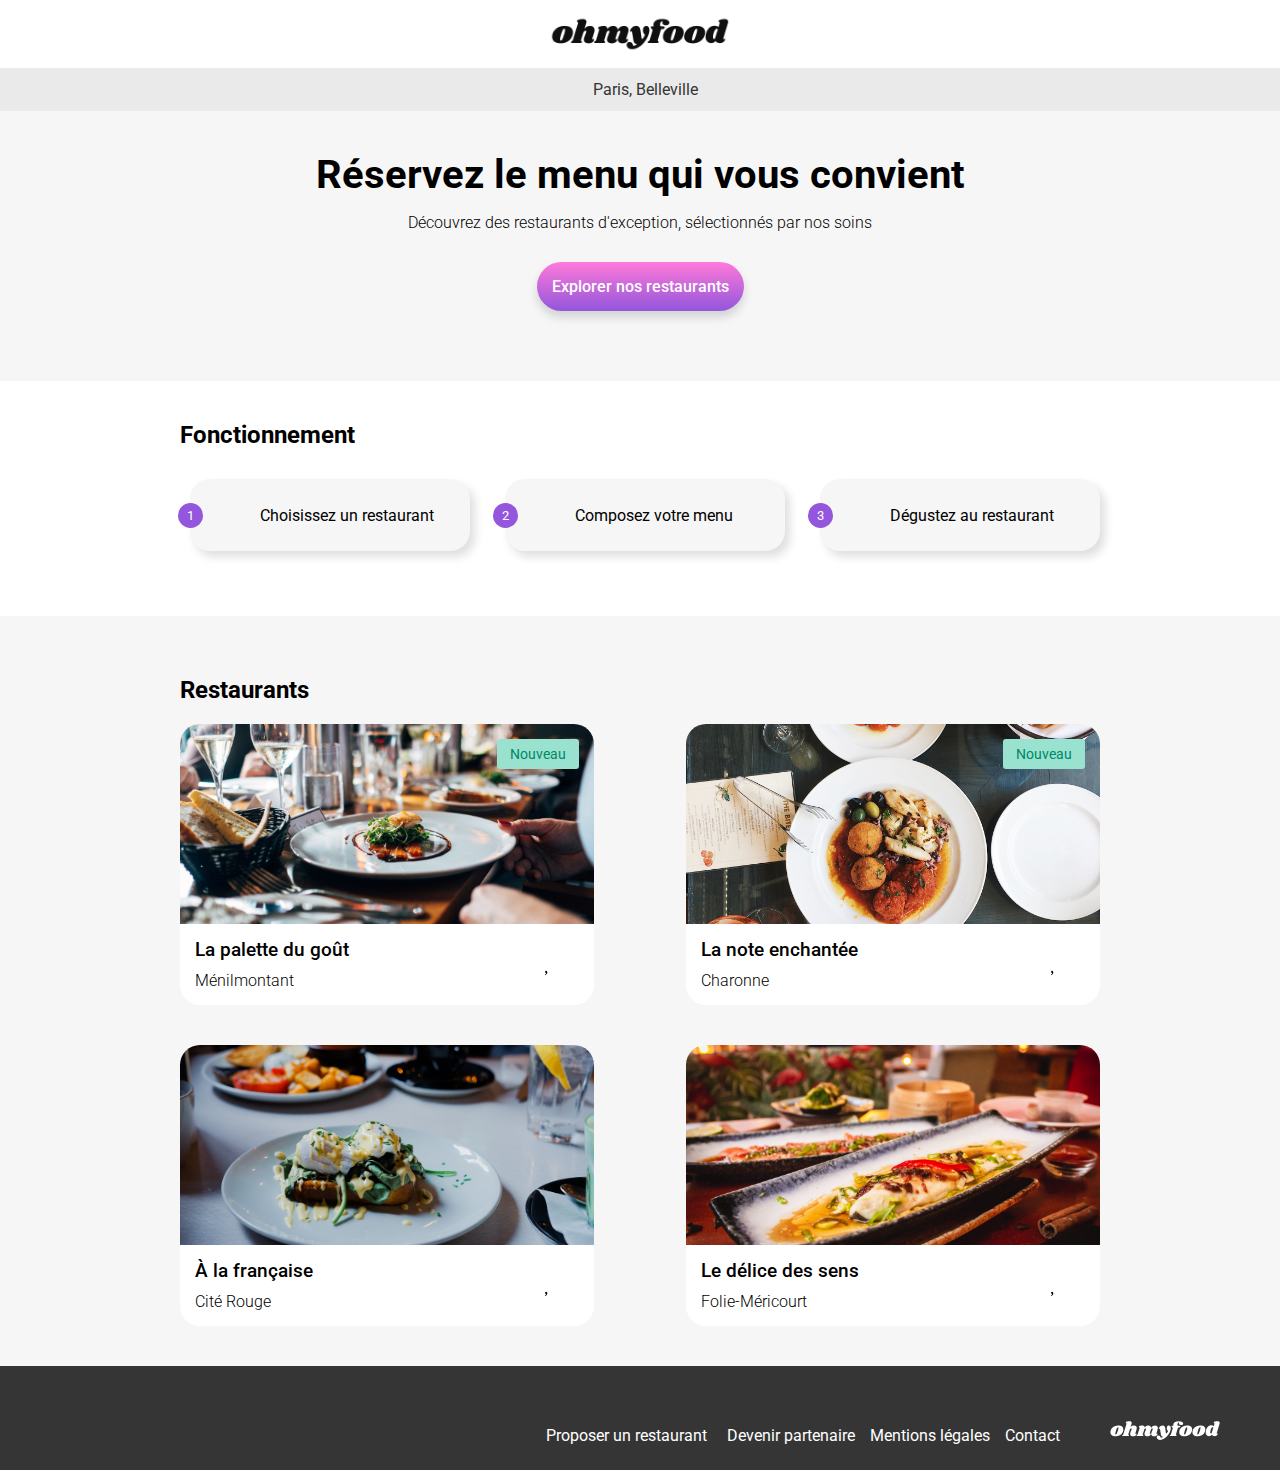
<file: index.html>
<!DOCTYPE html>
<html lang="fr">
<head>
    <meta charset="UTF-8">
    <meta name="viewport" content="width=device-width, initial-scale=1.0">
    <link rel="stylesheet" href="./css/style.css">

    <!--Link the stylesheet of font awesome-->
    <link rel="stylesheet" href="https://cdnjs.cloudflare.com/ajax/libs/font-awesome/6.5.2/css/all.min.css" 
        integrity="sha512-SnH5WK+bZxgPHs44uWIX+LLJAJ9/2PkPKZ5QiAj6Ta86w+fsb2TkcmfRyVX3pBnMFcV7oQPJkl9QevSCWr3W6A==" 
        crossorigin="anonymous" referrerpolicy="no-referrer">

    <!--Link for roboto and shrikhand fonts from google fonts-->
    <link rel="preconnect" href="https://fonts.googleapis.com">
    <link rel="preconnect" href="https://fonts.gstatic.com" crossorigin>
    <link href="https://fonts.googleapis.com/css2?family=Roboto:wght@300;500;700&family=Shrikhand&display=swap" rel="stylesheet">
    <title>OhMyFood</title>
</head>
<body>
    <header class="appbar appbar-home">
        <img src="./images/logo/ohmyfood.png" alt="Logo ohmyfood" class="appbar__logo">
        <nav class="appbar__nav">
            <a href="index.html">
                <i class="fa-solid fa-arrow-left"></i>
            </a>
        </nav>
        <div class="appbar__location">
                <i class="appbar__location--icon fa-solid fa-location-dot"></i>
                <p class="appbar__location--text">Paris, Belleville</p>
        </div>
    </header>

    <!--Hero section with short description of the website-->
    <section class="hero">
        <h1 class="hero__title">Réservez le menu qui vous convient</h1>
        <p class="hero__content">Découvrez des restaurants d'exception, sélectionnés par nos soins</p>
        <a href="#restaurant" class="cta">
            <span class="cta__content">Explorer nos restaurants</span>
        </a>
    </section>

    <!--Instruction section describing how to use the website-->
    <section class="instructions">
        <h2 class="instructions__title">Fonctionnement</h2>
        <div class="flexbox-column-row">
            <div class="instructions__card">
                <p class="instructions__card--order">1</p>
                <div class="icon-container">
                    <i class="instructions__card--icon fa-solid fa-mobile-screen"></i>
                </div>
                <p class="instructions__card--text">Choisissez un restaurant</p>
            </div>
            <div class="instructions__card">
                <p class="instructions__card--order">2</p>
                <div class="icon-container">
                    <i class="instructions__card--icon fa-solid fa-list-ul"></i>
                </div>
                <p class="instructions__card--text">Composez votre menu</p>
            </div>
            <div class="instructions__card">
                <p class="instructions__card--order">3</p>
                <div class="icon-container">
                    <i class="instructions__card--icon fa-solid fa-store purple-icon"></i>
                </div>
                <p class="instructions__card--text">Dégustez au restaurant</p>
            </div>
        </div>
    </section>

    <!--Restaurant section displaying all of the restaurant's cards/link for their respective html page-->
    <section class="restaurant" id="restaurant">
        <h2 class="restaurant__title">Restaurants</h2>
        <div class="flexbox-column-row">
            <!--First restaurant's card-->
            <div class="card-wrapper">
                <a href="./pages/la_palette_du_gout.html">
                    <article class="card">
                        <img src="./images/restaurants/jay-wennington-N_Y88TWmGwA-unsplash.jpg" 
                            alt="photo d'un plat" class="card__img">
                            <span class="new">Nouveau</span>
                        <div class="card__content">
                            <div>
                                <h3 class="card__content--title">La palette du goût</h3>
                                <p class="card__content--text">Ménilmontant</p>
                            </div>
                            
                        </div>
                    </article>
                </a>
                <!--div for the like heart-shaped button-->
                <div class="input-wrapper">
                    <input type="checkbox" id="like_la_palette_du_gout" class="like-btn display-none">
                    <label for="like_la_palette_du_gout" class="like-btn__icon"></label>
                </div>
            </div>
            <!--Second restaurant's card-->
            <div class="card-wrapper">
                <a href="./pages/la_note_enchantee.html">
                    <article class="card">
                        <img src="./images/restaurants/stil-u2Lp8tXIcjw-unsplash.jpg" 
                            alt="photo d'un plat" class="card__img">
                            <span class="new">Nouveau</span>
                        <div class="card__content">
                            <div>
                                <h3 class="card__content--title">La note enchantée</h3>
                                <p class="card__content--text">Charonne</p>
                            </div>
                            
                        </div>
                    </article>
                </a>
                <!--div for the like heart-shaped button-->
                <div class="input-wrapper">
                    <input type="checkbox" id="like_la_note_enchantee" class="like-btn display-none">
                    <label for="like_la_note_enchantee" class="like-btn__icon"></label>
                </div>
            </div>
            <!--Third restaurant's card-->
            <div class="card-wrapper">
                <a href="./pages/a_la_francaise.html">
                    <article class="card">
                        <img src="./images/restaurants/toa-heftiba-DQKerTsQwi0-unsplash.jpg" 
                            alt="photo d'un plat" class="card__img">
                        <div class="card__content">
                            <div>
                                <h3 class="card__content--title">À la française</h3>
                                <p class="card__content--text">Cité Rouge</p>
                            </div>
                            
                        </div>
                    </article>
                </a>
                <!--div for the like heart-shaped button-->
                <div class="input-wrapper">
                    <input type="checkbox" id="like_a_la_francaise" class="like-btn display-none">
                    <label for="like_a_la_francaise" class="like-btn__icon"></label>
                </div>
            </div>
            <!--Fourth restaurant's card-->
            <div class="card-wrapper">
                <a href="./pages/le_delice_des_sens.html">
                    <article class="card">
                        <img src="./images/restaurants/louis-hansel-shotsoflouis-qNBGVyOCY8Q-unsplash.jpg" 
                            alt="photo d'un plat" class="card__img">
                        <div class="card__content">
                            <div>
                                <h3 class="card__content--title">Le délice des sens</h3>
                                <p class="card__content--text">Folie-Méricourt</p>
                            </div>
                            
                        </div>
                    </article>
                </a>
                <!--div for the like heart-shaped button-->
                <div class="input-wrapper">
                    <input type="checkbox" id="like_le_delice_des_sens" class="like-btn display-none">
                    <label for="like_le_delice_des_sens" class="like-btn__icon"></label>
                </div>
            </div>
        </div>
    </section>

    <!--Footer section, same on all pages, blank link-->
    <footer class="appfooter">
        <img src="./images/logo/ohmyfood@2x.svg" class="appfooter__logo" alt="logo ohmyfood">
        <div class="flexbox-column-row">
            <div class="flexbox-column-row">
                <a href="#" class="appfooter__link">
                    <div class="icon-container">
                        <i class="appfooter__link--icon fa-solid fa-utensils"></i>
                    </div>
                    <p>Proposer un restaurant</p>
                </a>
                <a href="#" class="appfooter__link">
                    <div class="icon-container">
                        <i class="appfooter__link--icon fa-solid fa-handshake-angle scale"></i>
                    </div>
                    <p>Devenir partenaire</p>
                </a>
            </div>
            <div class="flexbox-column-row">
                <a href="#" class="appfooter__link">
                    <p class="appfooter__link--content">Mentions légales</p>
                </a>
                <a href="mailto:ohmyfood@mail.com" class="appfooter__link">
                    <p class="appfooter__link--content">Contact</p>
                </a>
            </div>
        </div>
    </footer>
</body>
</html>
</file>
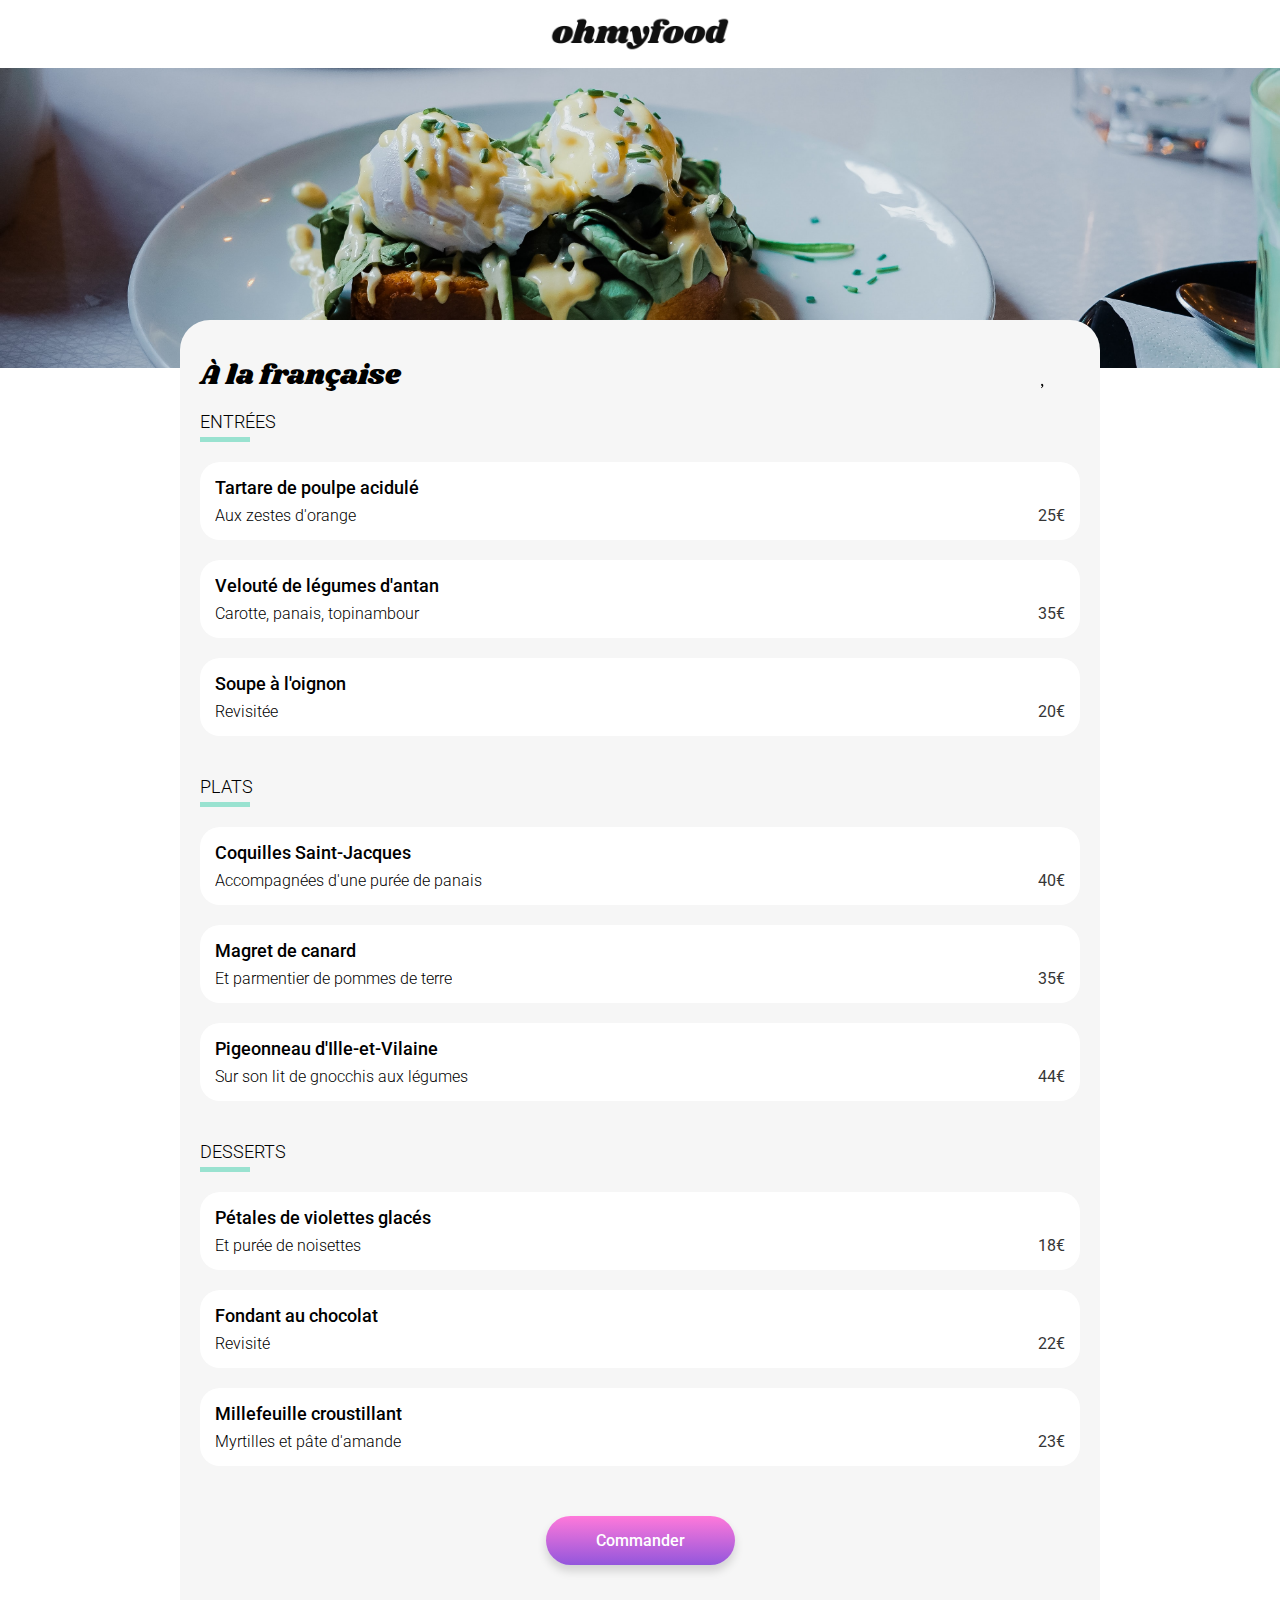
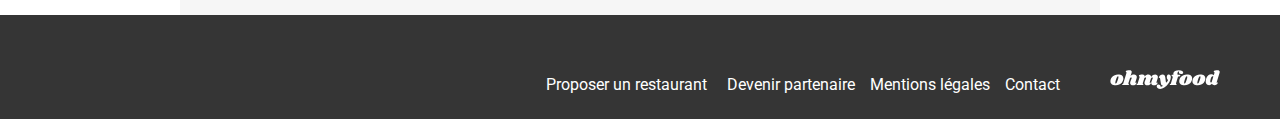
<file: pages/a_la_francaise.html>
<!DOCTYPE html>
<html lang="fr">
<head>
    <meta charset="UTF-8">
    <meta name="viewport" content="width=device-width, initial-scale=1.0">
    <link rel="stylesheet" href="../css/style.css">
    <link rel="stylesheet" href="https://cdnjs.cloudflare.com/ajax/libs/font-awesome/6.5.2/css/all.min.css" 
        integrity="sha512-SnH5WK+bZxgPHs44uWIX+LLJAJ9/2PkPKZ5QiAj6Ta86w+fsb2TkcmfRyVX3pBnMFcV7oQPJkl9QevSCWr3W6A==" 
        crossorigin="anonymous" referrerpolicy="no-referrer">
    <link rel="preconnect" href="https://fonts.googleapis.com">
    <link rel="preconnect" href="https://fonts.gstatic.com" crossorigin>
    <link href="https://fonts.googleapis.com/css2?family=Roboto:wght@300;500;700&family=Shrikhand&display=swap" rel="stylesheet">
    <title>OhMyFood - À la française</title>
</head>
<body class="restaurant-body">

    <header class="appbar">
        <img src="../images/logo/ohmyfood.png" alt="Logo ohmyfood" class="appbar__logo">
        <nav class="appbar__nav">
            <a href="../index.html">
                <i class="fa-solid fa-arrow-left"></i>
            </a>
        </nav>
    </header>

    <div class="img_restaurant">
        <img src="../images/restaurants/toa-heftiba-DQKerTsQwi0-unsplash.jpg" alt="photo d'un plat">
    </div>

    <!--This div purpose is to set a relative/absolute position in order to have the page content in front of the image-->
    <div class="main-wrap">

        <!--Section containing all of the dishes cards and labels-->
        <section class="dishes">
            <h1 class="dishes__title">À la française</h1>
            <!--div for like heart-shaped button-->
            <div class="input-wrapper">
                <input type="checkbox" id="like_la_palette_du_gout" class="like-btn display-none">
                <label for="like_la_palette_du_gout" class="like-btn__icon"></label>
            </div>

            <!--"entrées" div-->
            <div class="dishes__category dishes__category--1">
                <div class="dishes__category--title">
                    <h2 class="light-weight">Entrées</h2>
                    <!--This div purpose is to add a green line below the title-->
                    <div class="title-accent title-accent--1"></div>
                </div>

                <!--dish's card-->
                <!--only inline elements (span) allowed as label's child, displayed as block in dishes_card.scss-->
                <div class="dishes__category--1--content dishes__category--1--content--1">
                    <input type="checkbox" id="entree--1" class="chkbox-dishes display-none">
                    <label for="entree--1" class="chkbox-dishes__card">
                        <span class="main">
                            <span class="main__content">
                                <span class="main__content--title medium-weight">Tartare de poulpe acidulé</span>
                                <span class="main__content--text light-weight">Aux zestes d'orange</span>
                            </span>
                            <span class="main__price no-overflow dark-grey">
                                <span>25€</span>
                            </span>
                        </span>
                        <span class="checksign">
                            <span class="white-circle"></span>
                            <span class="checksign-icon fa-solid fa-check"></span>
                        </span>
                    </label>
                </div>

                <!--dish's card-->
                <div class="dishes__category--1--content dishes__category--1--content--2">
                    <input type="checkbox" id="entree--2" class="chkbox-dishes display-none">
                    <label for="entree--2" class="chkbox-dishes__card">
                        <span class="main">
                            <span class="main__content">
                                <span class="main__content--title medium-weight">Velouté de légumes d'antan</span>
                                <span class="main__content--text light-weight">Carotte, panais, topinambour</span>
                            </span>
                            <span class="main__price no-overflow dark-grey">
                                <span>35€</span>
                            </span>
                        </span>
                        <span class="checksign">
                            <span class="white-circle"></span>
                            <span class="checksign-icon fa-solid fa-check"></span>
                        </span>
                    </label>
                </div>

                <!--dish's card-->
                <div class="dishes__category--1--content dishes__category--1--content--3">
                    <input type="checkbox" id="entree--3" class="chkbox-dishes display-none">
                    <label for="entree--3" class="chkbox-dishes__card">
                        <span class="main">
                            <span class="main__content">
                                <span class="main__content--title medium-weight">Soupe à l'oignon</span>
                                <span class="main__content--text light-weight">Revisitée</span>
                            </span>
                            <span class="main__price no-overflow dark-grey">
                                <span>20€</span>
                            </span>
                        </span>
                        <span class="checksign">
                            <span class="white-circle"></span>
                            <span class="checksign-icon fa-solid fa-check"></span>
                        </span>
                    </label>
                </div>
            </div>

            <!--"plats" div-->
            <div class="dishes__category dishes__category--2">
                <div class="dishes__category--title">
                    <h2 class="light-weight">Plats</h2>
                    <!--This div purpose is to add a green line below the title-->
                    <div class="title-accent title-accent--2"></div>
                </div>

                <!--dish's card-->
                <div class="dishes__category--2--content dishes__category--2--content--1">
                    <input type="checkbox" id="dish--1" class="chkbox-dishes display-none">
                    <label for="dish--1" class="chkbox-dishes__card">
                        <span class="main">
                            <span class="main__content">
                                <span class="main__content--title medium-weight">Coquilles Saint-Jacques</span>
                                <span class="main__content--text light-weight">Accompagnées d'une purée de panais</span>
                            </span>
                            <span class="main__price no-overflow dark-grey">
                                <span>40€</span>
                            </span>
                        </span>
                        <span class="checksign">
                            <span class="white-circle"></span>
                            <span class="checksign-icon fa-solid fa-check"></span>
                        </span>
                    </label>
                </div>

                <!--dish's card-->
                <div class="dishes__category--2--content dishes__category--2--content--2">
                    <input type="checkbox" id="dish--2" class="chkbox-dishes display-none">
                    <label for="dish--2" class="chkbox-dishes__card">
                        <span class="main">
                            <span class="main__content">
                                <span class="main__content--title medium-weight">Magret de canard</span>
                                <span class="main__content--text light-weight">Et parmentier de pommes de terre</span>
                            </span>
                            <span class="main__price no-overflow dark-grey">
                                <span>35€</span>
                            </span>
                        </span>
                        <span class="checksign">
                            <span class="white-circle"></span>
                            <span class="checksign-icon fa-solid fa-check"></span>
                        </span>
                    </label>
                </div>

                <!--dish's card-->
                <div class="dishes__category--2--content dishes__category--2--content--3">
                    <input type="checkbox" id="dish--3" class="chkbox-dishes display-none">
                    <label for="dish--3" class="chkbox-dishes__card">
                        <span class="main">
                            <span class="main__content">
                                <span class="main__content--title medium-weight">Pigeonneau d'Ille-et-Vilaine</span>
                                <span class="main__content--text light-weight">Sur son lit de gnocchis aux légumes</span>
                            </span>
                            <span class="main__price no-overflow dark-grey">
                                <span>44€</span>
                            </span>
                        </span>
                        <span class="checksign">
                            <span class="white-circle"></span>
                            <span class="checksign-icon fa-solid fa-check"></span>
                        </span>
                    </label>
                </div>
            </div>

            <!--"desserts" div-->
            <div class="dishes__category dishes__category--3">
                <div class="dishes__category--title">
                    <h2 class="light-weight">Desserts</h2>
                    <!--This div purpose is to add a green line below the title-->
                    <div class="title-accent title-accent--3"></div>
                </div>

                <!--dish's card-->
                <div class="dishes__category--3--content dishes__category--3--content--1">
                    <input type="checkbox" id="dessert--1" class="chkbox-dishes display-none">
                    <label for="dessert--1" class="chkbox-dishes__card">
                        <span class="main">
                            <span class="main__content">
                                <span class="main__content--title medium-weight">Pétales de violettes glacés</span>
                                <span class="main__content--text light-weight">Et purée de noisettes</span>
                            </span>
                            <span class="main__price no-overflow dark-grey">
                                <span>18€</span>
                            </span>
                        </span>
                        <span class="checksign">
                            <span class="white-circle"></span>
                            <span class="checksign-icon fa-solid fa-check"></span>
                        </span>
                    </label>
                </div>

                <!--dish's card-->
                <div class="dishes__category--3--content dishes__category--3--content--2">
                    <input type="checkbox" id="dessert--2" class="chkbox-dishes display-none">
                    <label for="dessert--2" class="chkbox-dishes__card">
                        <span class="main">
                            <span class="main__content">
                                <span class="main__content--title medium-weight">Fondant au chocolat</span>
                                <span class="main__content--text light-weight">Revisité</span>
                            </span>
                            <span class="main__price no-overflow dark-grey">
                                <span>22€</span>
                            </span>
                        </span>
                        <span class="checksign">
                            <span class="white-circle"></span>
                            <span class="checksign-icon fa-solid fa-check"></span>
                        </span>
                    </label>
                </div>

                <!--dish's card-->
                <div class="dishes__category--3--content dishes__category--3--content--3">
                    <input type="checkbox" id="dessert--3" class="chkbox-dishes display-none">
                    <label for="dessert--3" class="chkbox-dishes__card">
                        <span class="main">
                            <span class="main__content">
                                <span class="main__content--title medium-weight">Millefeuille croustillant</span>
                                <span class="main__content--text light-weight">Myrtilles et pâte d'amande</span>
                            </span>
                            <span class="main__price no-overflow dark-grey">
                                <span>23€</span>
                            </span>
                        </span>
                        <span class="checksign">
                            <span class="white-circle"></span>
                            <span class="checksign-icon fa-solid fa-check"></span>
                        </span>
                    </label>
                </div>
            </div>
            <div class="cta">
                <span class="cta__content">Commander</span>
            </div>
        </section>
        
        <footer class="appfooter">
            <img src="../images/logo/ohmyfood@2x.svg" class="appfooter__logo" alt="logo ohmyfood">
            <div class="flexbox-column-row">
                <div class="flexbox-column-row">
                    <a href="#" class="appfooter__link">
                        <div class="icon-container">
                            <i class="appfooter__link--icon fa-solid fa-utensils"></i>
                        </div>
                        <p>Proposer un restaurant</p>
                    </a>
                    <a href="#" class="appfooter__link">
                        <div class="icon-container">
                            <i class="appfooter__link--icon fa-solid fa-handshake-angle scale"></i>
                        </div>
                        <p>Devenir partenaire</p>
                    </a>
                </div>
                <div class="flexbox-column-row">
                    <a href="#" class="appfooter__link">
                        <p class="appfooter__link--content">Mentions légales</p>
                    </a>
                    <a href="mailto:ohmyfood@mail.com" class="appfooter__link">
                        <p class="appfooter__link--content">Contact</p>
                    </a>
                </div>
            </div>
        </footer>
    </div>
</body>
</html>
</file>
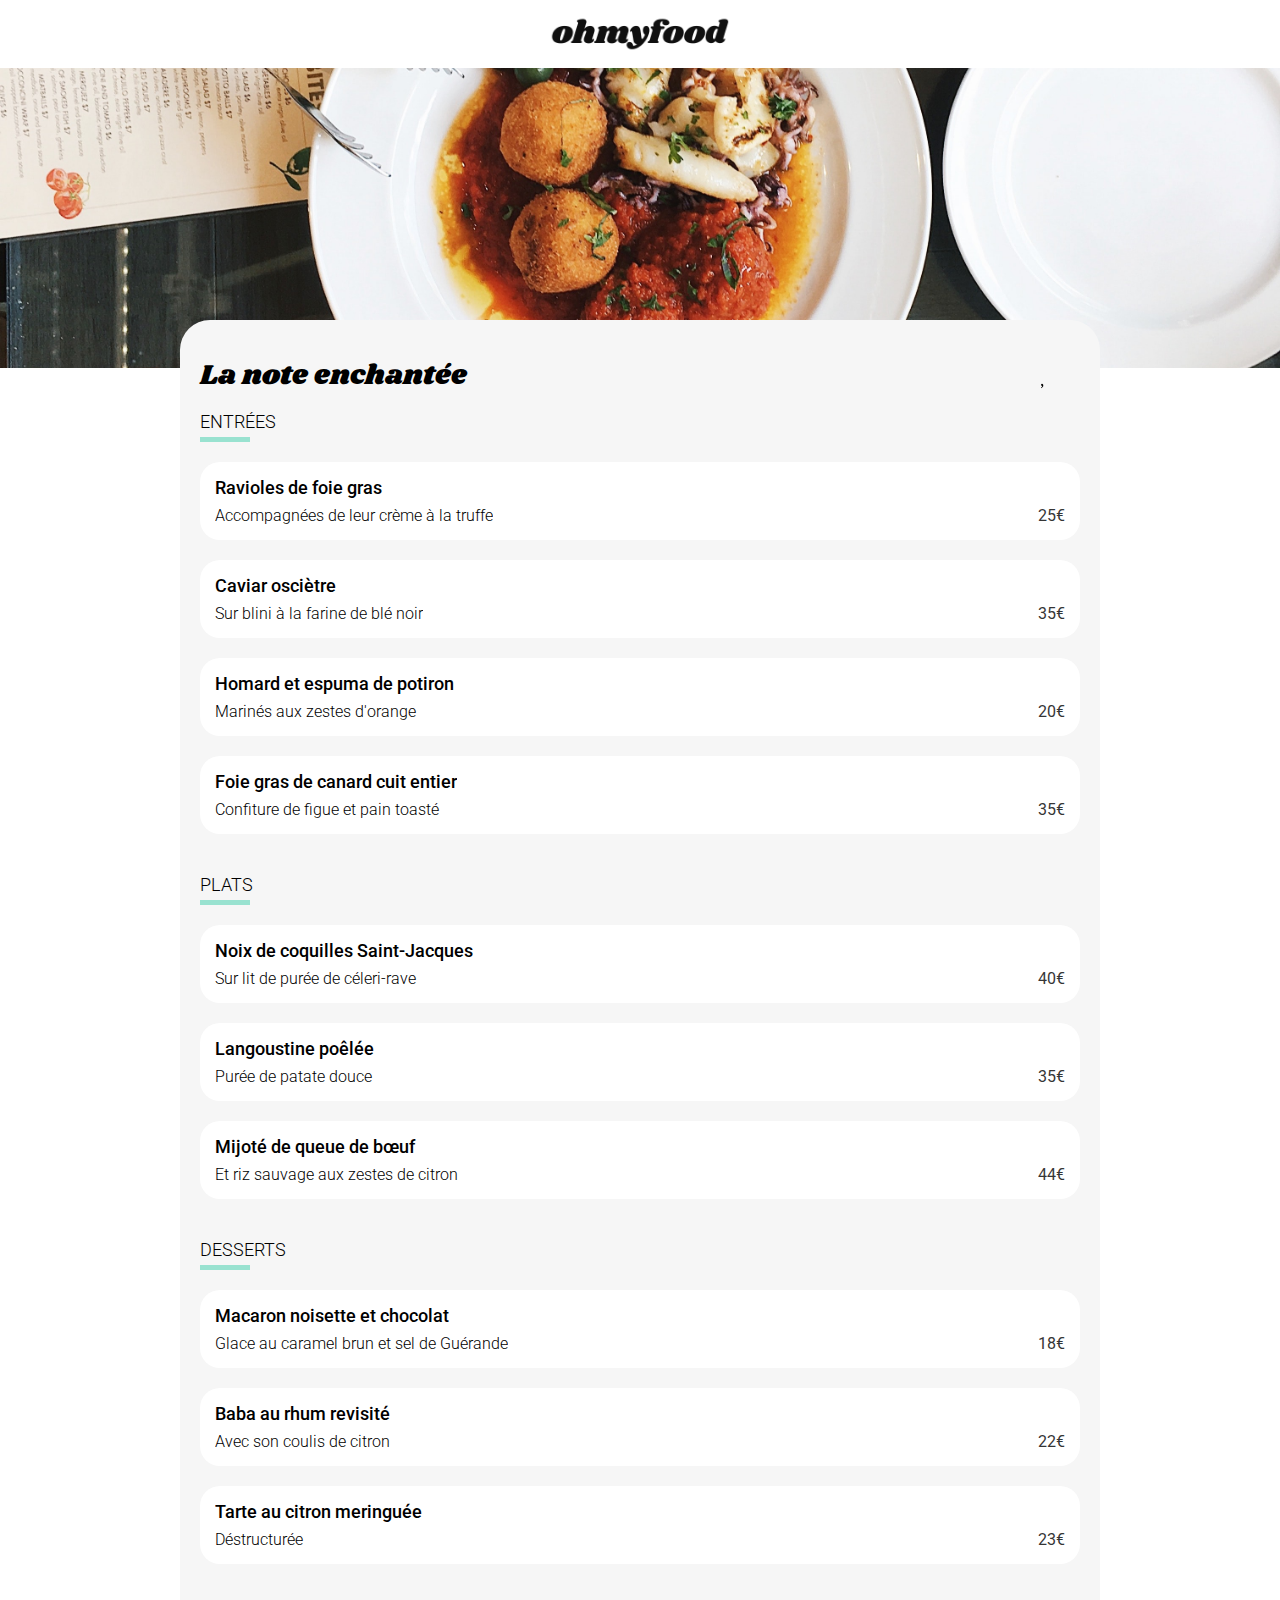
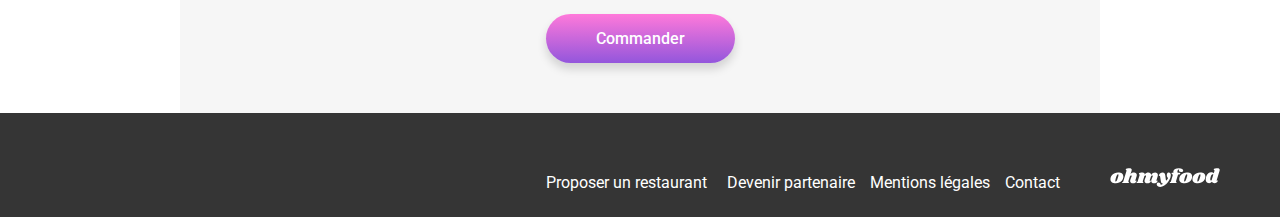
<file: pages/la_note_enchantee.html>
<!DOCTYPE html>
<html lang="fr">
<head>
    <meta charset="UTF-8">
    <meta name="viewport" content="width=device-width, initial-scale=1.0">
    <link rel="stylesheet" href="../css/style.css">
    <link rel="stylesheet" href="https://cdnjs.cloudflare.com/ajax/libs/font-awesome/6.5.2/css/all.min.css" 
        integrity="sha512-SnH5WK+bZxgPHs44uWIX+LLJAJ9/2PkPKZ5QiAj6Ta86w+fsb2TkcmfRyVX3pBnMFcV7oQPJkl9QevSCWr3W6A==" 
        crossorigin="anonymous" referrerpolicy="no-referrer">
    <link rel="preconnect" href="https://fonts.googleapis.com">
    <link rel="preconnect" href="https://fonts.gstatic.com" crossorigin>
    <link href="https://fonts.googleapis.com/css2?family=Roboto:wght@300;500;700&family=Shrikhand&display=swap" rel="stylesheet">
    <title>OhMyFood - La note enchantée</title>
</head>
<body class="restaurant-body">

    <header class="appbar">
        <img src="../images/logo/ohmyfood.png" alt="Logo ohmyfood" class="appbar__logo">
        <nav class="appbar__nav">
            <a href="../index.html">
                <i class="fa-solid fa-arrow-left"></i>
            </a>
        </nav>
    </header>

    <div class="img_restaurant">
        <img src="../images/restaurants/stil-u2Lp8tXIcjw-unsplash.jpg" alt="photo d'un plat">
    </div>

    <!--This div purpose is to set a relative/absolute position in order to have the page content in front of the image-->
    <div class="main-wrap">

        <!--Section containing all of the dishes cards and labels-->
        <section class="dishes">
            <h1 class="dishes__title">La note enchantée</h1>
            <!--div for like heart-shaped button-->
            <div class="input-wrapper">
                <input type="checkbox" id="like_la_palette_du_gout" class="like-btn display-none">
                <label for="like_la_palette_du_gout" class="like-btn__icon"></label>
            </div>

            <!--"entrées" div-->
            <div class="dishes__category dishes__category--1">
                <div class="dishes__category--title">
                    <h2 class="light-weight">Entrées</h2>
                    <!--This div purpose is to add a green line below the title-->
                    <div class="title-accent title-accent--1"></div>
                </div>

                <!--dish's card-->
                <!--only inline elements (span) allowed as label's child, displayed as block in dishes_card.scss-->
                <div class="dishes__category--1--content dishes__category--1--content--1">
                    <input type="checkbox" id="entree--1" class="chkbox-dishes display-none">
                    <label for="entree--1" class="chkbox-dishes__card">
                        <span class="main">
                            <span class="main__content">
                                <span class="main__content--title medium-weight">Ravioles de foie gras</span>
                                <span class="main__content--text light-weight">Accompagnées de leur crème à la truffe</span>
                            </span>
                            <span class="main__price no-overflow dark-grey">
                                <span>25€</span>
                            </span>
                        </span>
                        <span class="checksign">
                            <span class="white-circle"></span>
                            <span class="checksign-icon fa-solid fa-check"></span>
                        </span>
                    </label>
                </div>

                <!--dish's card-->
                <div class="dishes__category--1--content dishes__category--1--content--2">
                    <input type="checkbox" id="entree--2" class="chkbox-dishes display-none">
                    <label for="entree--2" class="chkbox-dishes__card">
                        <span class="main">
                            <span class="main__content">
                                <span class="main__content--title medium-weight">Caviar osciètre</span>
                                <span class="main__content--text light-weight">Sur blini à la farine de blé noir</span>
                            </span>
                            <span class="main__price no-overflow dark-grey">
                                <span>35€</span>
                            </span>
                        </span>
                        <span class="checksign">
                            <span class="white-circle"></span>
                            <span class="checksign-icon fa-solid fa-check"></span>
                        </span>
                    </label>
                </div>

                <!--dish's card-->
                <div class="dishes__category--1--content dishes__category--1--content--3">
                    <input type="checkbox" id="entree--3" class="chkbox-dishes display-none">
                    <label for="entree--3" class="chkbox-dishes__card">
                        <span class="main">
                            <span class="main__content">
                                <span class="main__content--title medium-weight">Homard et espuma de potiron</span>
                                <span class="main__content--text light-weight">Marinés aux zestes d'orange</span>
                            </span>
                            <span class="main__price no-overflow dark-grey">
                                <span>20€</span>
                            </span>
                        </span>
                        <span class="checksign">
                            <span class="white-circle"></span>
                            <span class="checksign-icon fa-solid fa-check"></span>
                        </span>
                    </label>
                </div>

                <!--dish's card-->
                <div class="dishes__category--1--content dishes__category--1--content--4">
                    <input type="checkbox" id="entree--4" class="chkbox-dishes display-none">
                    <label for="entree--4" class="chkbox-dishes__card">
                        <span class="main">
                            <span class="main__content">
                                <span class="main__content--title medium-weight">Foie gras de canard cuit entier</span>
                                <span class="main__content--text light-weight">Confiture de figue et pain toasté</span>
                            </span>
                            <span class="main__price no-overflow dark-grey">
                                <span>35€</span>
                            </span>
                        </span>
                        <span class="checksign">
                            <span class="white-circle"></span>
                            <span class="checksign-icon fa-solid fa-check"></span>
                        </span>
                    </label>
                </div>
            </div>

            <!--"plats" div-->
            <div class="dishes__category dishes__category--2">
                <div class="dishes__category--title">
                    <h2 class="light-weight">Plats</h2>
                    <!--This div purpose is to add a green line below the title-->
                    <div class="title-accent title-accent--2"></div>
                </div>

                <!--dish's card-->
                <div class="dishes__category--2--content dishes__category--2--content--1">
                    <input type="checkbox" id="dish--1" class="chkbox-dishes display-none">
                    <label for="dish--1" class="chkbox-dishes__card">
                        <span class="main">
                            <span class="main__content">
                                <span class="main__content--title medium-weight">Noix de coquilles Saint-Jacques</span>
                                <span class="main__content--text light-weight">Sur lit de purée de céleri-rave</span>
                            </span>
                            <span class="main__price no-overflow dark-grey">
                                <span>40€</span>
                            </span>
                        </span>
                        <span class="checksign">
                            <span class="white-circle"></span>
                            <span class="checksign-icon fa-solid fa-check"></span>
                        </span>
                    </label>
                </div>

                <!--dish's card-->
                <div class="dishes__category--2--content dishes__category--2--content--2">
                    <input type="checkbox" id="dish--2" class="chkbox-dishes display-none">
                    <label for="dish--2" class="chkbox-dishes__card">
                        <span class="main">
                            <span class="main__content">
                                <span class="main__content--title medium-weight">Langoustine poêlée</span>
                                <span class="main__content--text light-weight">Purée de patate douce</span>
                            </span>
                            <span class="main__price no-overflow dark-grey">
                                <span>35€</span>
                            </span>
                        </span>
                        <span class="checksign">
                            <span class="white-circle"></span>
                            <span class="checksign-icon fa-solid fa-check"></span>
                        </span>
                    </label>
                </div>

                <!--dish's card-->
                <div class="dishes__category--2--content dishes__category--2--content--3">
                    <input type="checkbox" id="dish--3" class="chkbox-dishes display-none">
                    <label for="dish--3" class="chkbox-dishes__card">
                        <span class="main">
                            <span class="main__content">
                                <span class="main__content--title medium-weight">Mijoté de queue de bœuf</span>
                                <span class="main__content--text light-weight">Et riz sauvage aux zestes de citron</span>
                            </span>
                            <span class="main__price no-overflow dark-grey">
                                <span>44€</span>
                            </span>
                        </span>
                        <span class="checksign">
                            <span class="white-circle"></span>
                            <span class="checksign-icon fa-solid fa-check"></span>
                        </span>
                    </label>
                </div>
            </div>

            <!--"desserts" div-->
            <div class="dishes__category dishes__category--3">
                <div class="dishes__category--title">
                    <h2 class="light-weight">Desserts</h2>
                    <!--This div purpose is to add a green line below the title-->
                    <div class="title-accent title-accent--3"></div>
                </div>

                <!--dish's card-->
                <div class="dishes__category--3--content dishes__category--3--content--1">
                    <input type="checkbox" id="dessert--1" class="chkbox-dishes display-none">
                    <label for="dessert--1" class="chkbox-dishes__card">
                        <span class="main">
                            <span class="main__content">
                                <span class="main__content--title medium-weight">Macaron noisette et chocolat</span>
                                <span class="main__content--text light-weight">Glace au caramel brun et sel de Guérande</span>
                            </span>
                            <span class="main__price no-overflow dark-grey">
                                <span>18€</span>
                            </span>
                        </span>
                        <span class="checksign">
                            <span class="white-circle"></span>
                            <span class="checksign-icon fa-solid fa-check"></span>
                        </span>
                    </label>
                </div>

                <!--dish's card-->
                <div class="dishes__category--3--content dishes__category--3--content--2">
                    <input type="checkbox" id="dessert--2" class="chkbox-dishes display-none">
                    <label for="dessert--2" class="chkbox-dishes__card">
                        <span class="main">
                            <span class="main__content">
                                <span class="main__content--title medium-weight">Baba au rhum revisité</span>
                                <span class="main__content--text light-weight">Avec son coulis de citron</span>
                            </span>
                            <span class="main__price no-overflow dark-grey">
                                <span>22€</span>
                            </span>
                        </span>
                        <span class="checksign">
                            <span class="white-circle"></span>
                            <span class="checksign-icon fa-solid fa-check"></span>
                        </span>
                    </label>
                </div>

                <!--dish's card-->
                <div class="dishes__category--3--content dishes__category--3--content--3">
                    <input type="checkbox" id="dessert--3" class="chkbox-dishes display-none">
                    <label for="dessert--3" class="chkbox-dishes__card">
                        <span class="main">
                            <span class="main__content">
                                <span class="main__content--title medium-weight">Tarte au citron meringuée</span>
                                <span class="main__content--text light-weight">Déstructurée</span>
                            </span>
                            <span class="main__price no-overflow dark-grey">
                                <span>23€</span>
                            </span>
                        </span>
                        <span class="checksign">
                            <span class="white-circle"></span>
                            <span class="checksign-icon fa-solid fa-check"></span>
                        </span>
                    </label>
                </div>
            </div>
            <div class="cta">
                <span class="cta__content">Commander</span>
            </div>
        </section>

        <footer class="appfooter">
            <img src="../images/logo/ohmyfood@2x.svg" class="appfooter__logo" alt="logo ohmyfood">
            <div class="flexbox-column-row">
                <div class="flexbox-column-row">
                    <a href="#" class="appfooter__link">
                        <div class="icon-container">
                            <i class="appfooter__link--icon fa-solid fa-utensils"></i>
                        </div>
                        <p>Proposer un restaurant</p>
                    </a>
                    <a href="#" class="appfooter__link">
                        <div class="icon-container">
                            <i class="appfooter__link--icon fa-solid fa-handshake-angle scale"></i>
                        </div>
                        <p>Devenir partenaire</p>
                    </a>
                </div>
                <div class="flexbox-column-row">
                    <a href="#" class="appfooter__link">
                        <p class="appfooter__link--content">Mentions légales</p>
                    </a>
                    <a href="mailto:ohmyfood@mail.com" class="appfooter__link">
                        <p class="appfooter__link--content">Contact</p>
                    </a>
                </div>
            </div>
        </footer>
    </div>
</body>
</html>
</file>
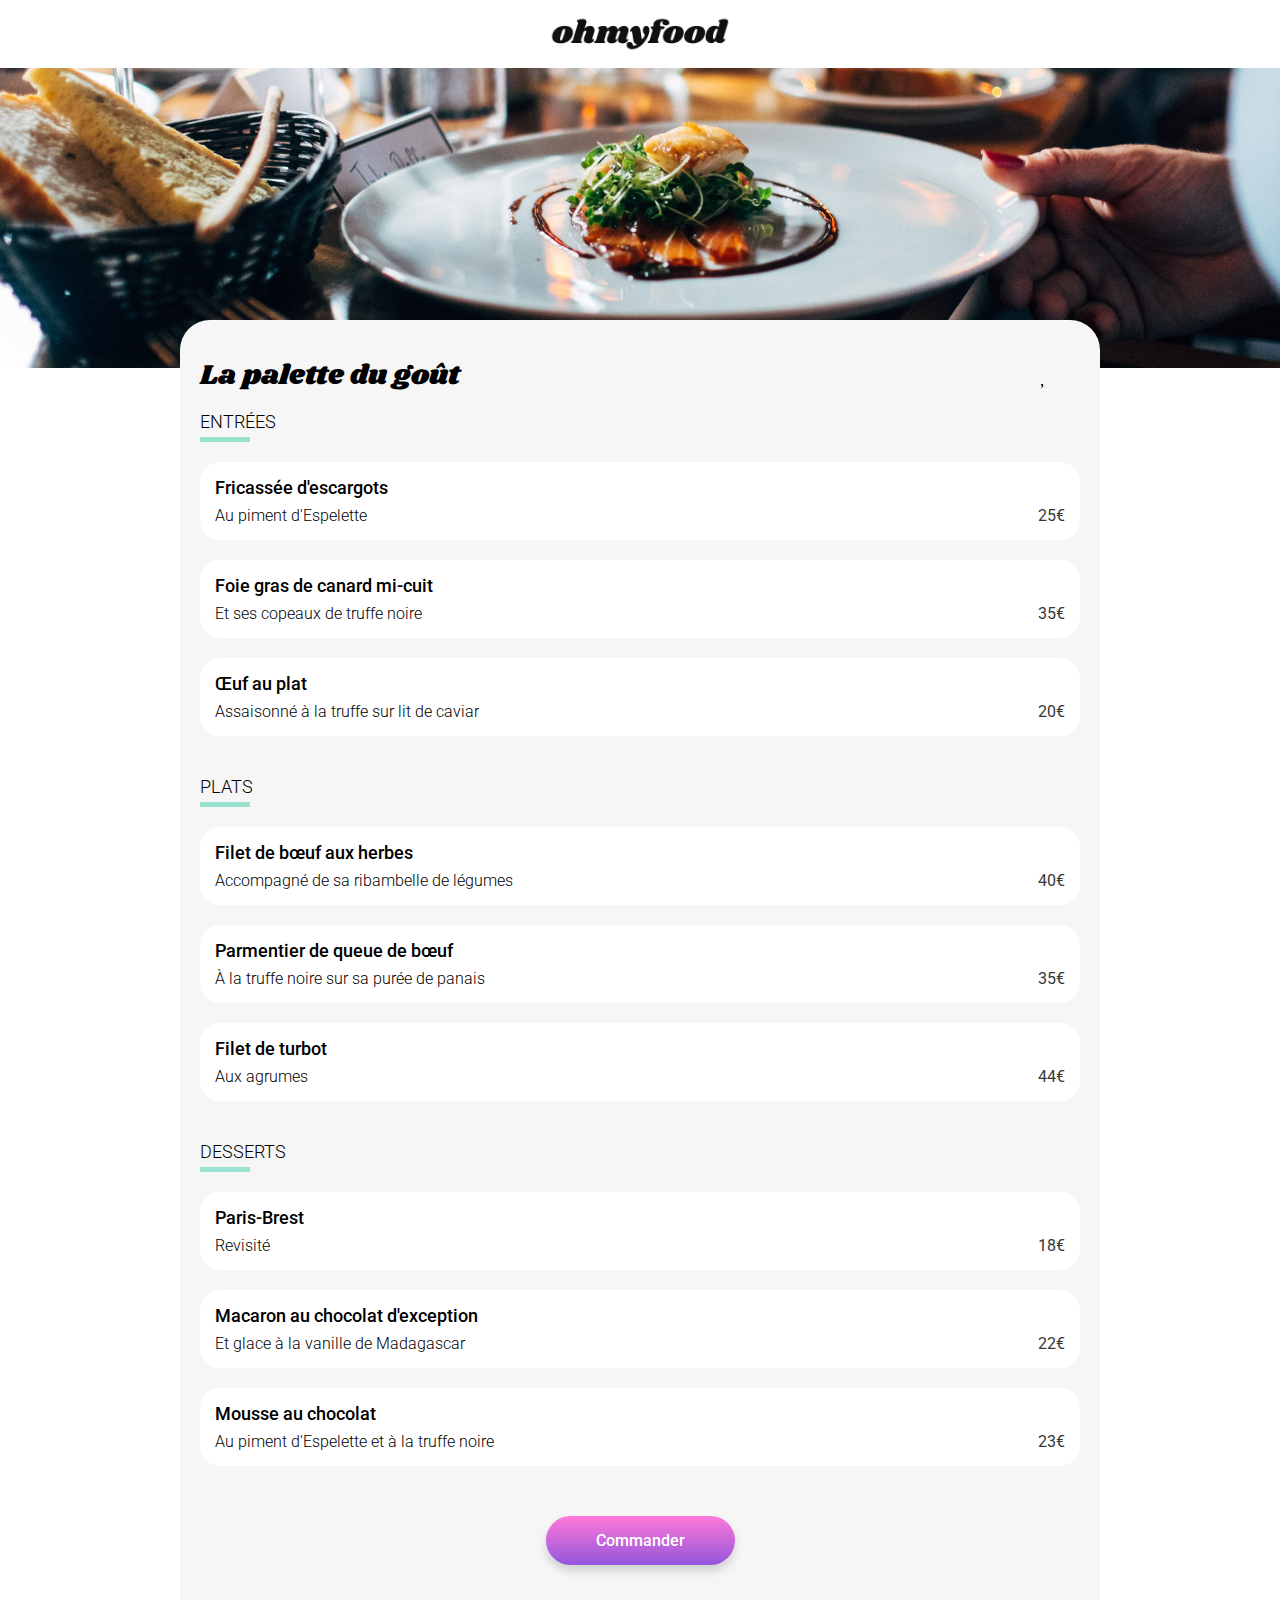
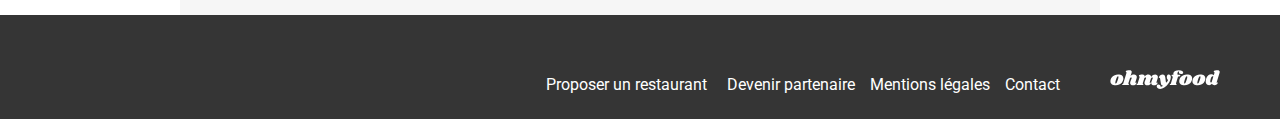
<file: pages/la_palette_du_gout.html>
<!DOCTYPE html>
<html lang="fr">
<head>
    <meta charset="UTF-8">
    <meta name="viewport" content="width=device-width, initial-scale=1.0">
    <link rel="stylesheet" href="../css/style.css">
    <link rel="stylesheet" href="https://cdnjs.cloudflare.com/ajax/libs/font-awesome/6.5.2/css/all.min.css" 
        integrity="sha512-SnH5WK+bZxgPHs44uWIX+LLJAJ9/2PkPKZ5QiAj6Ta86w+fsb2TkcmfRyVX3pBnMFcV7oQPJkl9QevSCWr3W6A==" 
        crossorigin="anonymous" referrerpolicy="no-referrer">
    <link rel="preconnect" href="https://fonts.googleapis.com">
    <link rel="preconnect" href="https://fonts.gstatic.com" crossorigin>
    <link href="https://fonts.googleapis.com/css2?family=Roboto:wght@300;500;700&family=Shrikhand&display=swap" rel="stylesheet">
    <title>OhMyFood - La Palette du Goût</title>
</head>
<body class="restaurant-body">
    <header class="appbar">
        <img src="../images/logo/ohmyfood.png" alt="Logo ohmyfood" class="appbar__logo">
        <nav class="appbar__nav">
            <a href="../index.html">
                <i class="fa-solid fa-arrow-left"></i>
            </a>
        </nav>
    </header>
    <div class="img_restaurant">
        <img src="../images/restaurants/jay-wennington-N_Y88TWmGwA-unsplash.jpg" alt="photo d'un plat">
    </div>
    <div class="main-wrap">
    <section class="dishes">
        <h1 class="dishes__title">La palette du goût</h1>
        <div class="input-wrapper">
            <input type="checkbox" id="like_la_palette_du_gout" class="like-btn display-none">
            <label for="like_la_palette_du_gout" class="like-btn__icon"></label>
        </div>
        <div class="dishes__category dishes__category--1">
            <div class="dishes__category--title">
                <h2 class="light-weight">Entrées</h2>
                <div class="title-accent title-accent--1"></div>
            </div>
            <div class="dishes__category--1--content dishes__category--1--content--1">
                <input type="checkbox" id="entree--1" class="chkbox-dishes display-none">
                <label for="entree--1" class="chkbox-dishes__card">
                    <span class="main">
                        <span class="main__content">
                            <span class="main__content--title medium-weight">Fricassée d'escargots</span>
                            <span class="main__content--text light-weight">Au piment d'Espelette</span>
                        </span>
                        <span class="main__price no-overflow dark-grey">
                            <span>25€</span>
                        </span>
                    </span>
                    <span class="checksign">
                        <span class="white-circle"></span>
                        <span class="checksign-icon fa-solid fa-check"></span>
                    </span>
                </label>
            </div>
            <div class="dishes__category--1--content dishes__category--1--content--2">
                <input type="checkbox" id="entree--2" class="chkbox-dishes display-none">
                <label for="entree--2" class="chkbox-dishes__card">
                    <span class="main">
                        <span class="main__content">
                            <span class="main__content--title medium-weight">Foie gras de canard mi-cuit</span>
                            <span class="main__content--text light-weight">Et ses copeaux de truffe noire</span>
                        </span>
                        <span class="main__price no-overflow dark-grey">
                            <span>35€</span>
                        </span>
                    </span>
                    <span class="checksign">
                        <span class="white-circle"></span>
                        <span class="checksign-icon fa-solid fa-check"></span>
                    </span>
                </label>
            </div>
            <div class="dishes__category--1--content dishes__category--1--content--3">
                <input type="checkbox" id="entree--3" class="chkbox-dishes display-none">
                <label for="entree--3" class="chkbox-dishes__card">
                    <span class="main">
                        <span class="main__content">
                            <span class="main__content--title medium-weight">Œuf au plat</span>
                            <span class="main__content--text light-weight">Assaisonné à la truffe sur lit de caviar</span>
                        </span>
                        <span class="main__price no-overflow dark-grey">
                            <span>20€</span>
                        </span>
                    </span>
                    <span class="checksign">
                        <span class="white-circle"></span>
                        <span class="checksign-icon fa-solid fa-check"></span>
                    </span>
                </label>
            </div>
        </div>
        <div class="dishes__category dishes__category--2">
            <div class="dishes__category--title">
                <h2 class="light-weight">Plats</h2>
                <div class="title-accent title-accent--2"></div>
            </div>
            <div class="dishes__category--2--content dishes__category--2--content--1">
                <input type="checkbox" id="dish--1" class="chkbox-dishes display-none">
                <label for="dish--1" class="chkbox-dishes__card">
                    <span class="main">
                        <span class="main__content">
                            <span class="main__content--title medium-weight">Filet de bœuf aux herbes</span>
                            <span class="main__content--text light-weight">Accompagné de sa ribambelle de légumes</span>
                        </span>
                        <span class="main__price no-overflow dark-grey">
                            <span>40€</span>
                        </span>
                    </span>
                    <span class="checksign">
                        <span class="white-circle"></span>
                        <span class="checksign-icon fa-solid fa-check"></span>
                    </span>
                </label>
            </div>
            <div class="dishes__category--2--content dishes__category--2--content--2">
                <input type="checkbox" id="dish--2" class="chkbox-dishes display-none">
                <label for="dish--2" class="chkbox-dishes__card">
                    <span class="main">
                        <span class="main__content">
                            <span class="main__content--title medium-weight">Parmentier de queue de bœuf</span>
                            <span class="main__content--text light-weight">À la truffe noire sur sa purée de panais</span>
                        </span>
                        <span class="main__price no-overflow dark-grey">
                            <span>35€</span>
                        </span>
                    </span>
                    <span class="checksign">
                        <span class="white-circle"></span>
                        <span class="checksign-icon fa-solid fa-check"></span>
                    </span>
                </label>
            </div>
            <div class="dishes__category--2--content dishes__category--2--content--3">
                <input type="checkbox" id="dish--3" class="chkbox-dishes display-none">
                <label for="dish--3" class="chkbox-dishes__card">
                    <span class="main">
                        <span class="main__content">
                            <span class="main__content--title medium-weight">Filet de turbot</span>
                            <span class="main__content--text light-weight">Aux agrumes</span>
                        </span>
                        <span class="main__price no-overflow dark-grey">
                            <span>44€</span>
                        </span>
                    </span>
                    <span class="checksign">
                        <span class="white-circle"></span>
                        <span class="checksign-icon fa-solid fa-check"></span>
                    </span>
                </label>
            </div>
        </div>
        <div class="dishes__category dishes__category--3">
            <div class="dishes__category--title">
                <h2 class="light-weight">Desserts</h2>
                <div class="title-accent title-accent--3"></div>
            </div>
            <div class="dishes__category--3--content dishes__category--3--content--1">
                <input type="checkbox" id="dessert--1" class="chkbox-dishes display-none">
                <label for="dessert--1" class="chkbox-dishes__card">
                    <span class="main">
                        <span class="main__content">
                            <span class="main__content--title medium-weight">Paris-Brest</span>
                            <span class="main__content--text light-weight">Revisité</span>
                        </span>
                        <span class="main__price no-overflow dark-grey">
                            <span>18€</span>
                        </span>
                    </span>
                    <span class="checksign">
                        <span class="white-circle"></span>
                        <span class="checksign-icon fa-solid fa-check"></span>
                    </span>
                </label>
            </div>
            <div class="dishes__category--3--content dishes__category--3--content--2">
                <input type="checkbox" id="dessert--2" class="chkbox-dishes display-none">
                <label for="dessert--2" class="chkbox-dishes__card">
                    <span class="main">
                        <span class="main__content">
                            <span class="main__content--title medium-weight">Macaron au chocolat d'exception </span>
                            <span class="main__content--text light-weight">Et glace à la vanille de Madagascar</span>
                        </span>
                        <span class="main__price no-overflow dark-grey">
                            <span>22€</span>
                        </span>
                    </span>
                    <span class="checksign">
                        <span class="white-circle"></span>
                        <span class="checksign-icon fa-solid fa-check"></span>
                    </span>
                </label>
            </div>
            <div class="dishes__category--3--content dishes__category--3--content--3">
                <input type="checkbox" id="dessert--3" class="chkbox-dishes display-none">
                <label for="dessert--3" class="chkbox-dishes__card">
                    <span class="main">
                        <span class="main__content">
                            <span class="main__content--title medium-weight">Mousse au chocolat</span>
                            <span class="main__content--text light-weight">Au piment d'Espelette et à la truffe noire</span>
                        </span>
                        <span class="main__price no-overflow dark-grey">
                            <span>23€</span>
                        </span>
                    </span>
                    <span class="checksign">
                        <span class="white-circle"></span>
                        <span class="checksign-icon fa-solid fa-check"></span>
                    </span>
                </label>
            </div>
        </div>
        <div class="cta">
            <span class="cta__content">Commander</span>
        </div>
    </section>
    

    <footer class="appfooter">
        <img src="../images/logo/ohmyfood@2x.svg" class="appfooter__logo" alt="logo ohmyfood">
        <div class="flexbox-column-row">
            <div class="flexbox-column-row">
                <a href="#" class="appfooter__link">
                    <div class="icon-container">
                        <i class="appfooter__link--icon fa-solid fa-utensils"></i>
                    </div>
                    <p>Proposer un restaurant</p>
                </a>
                <a href="#" class="appfooter__link">
                    <div class="icon-container">
                        <i class="appfooter__link--icon fa-solid fa-handshake-angle scale"></i>
                    </div>
                    <p>Devenir partenaire</p>
                </a>
            </div>
            <div class="flexbox-column-row">
                <a href="#" class="appfooter__link">
                    <p class="appfooter__link--content">Mentions légales</p>
                </a>
                <a href="mailto:ohmyfood@mail.com" class="appfooter__link">
                    <p class="appfooter__link--content">Contact</p>
                </a>
            </div>
        </div>
    </footer>
    </div>
</body>
</html>
</file>
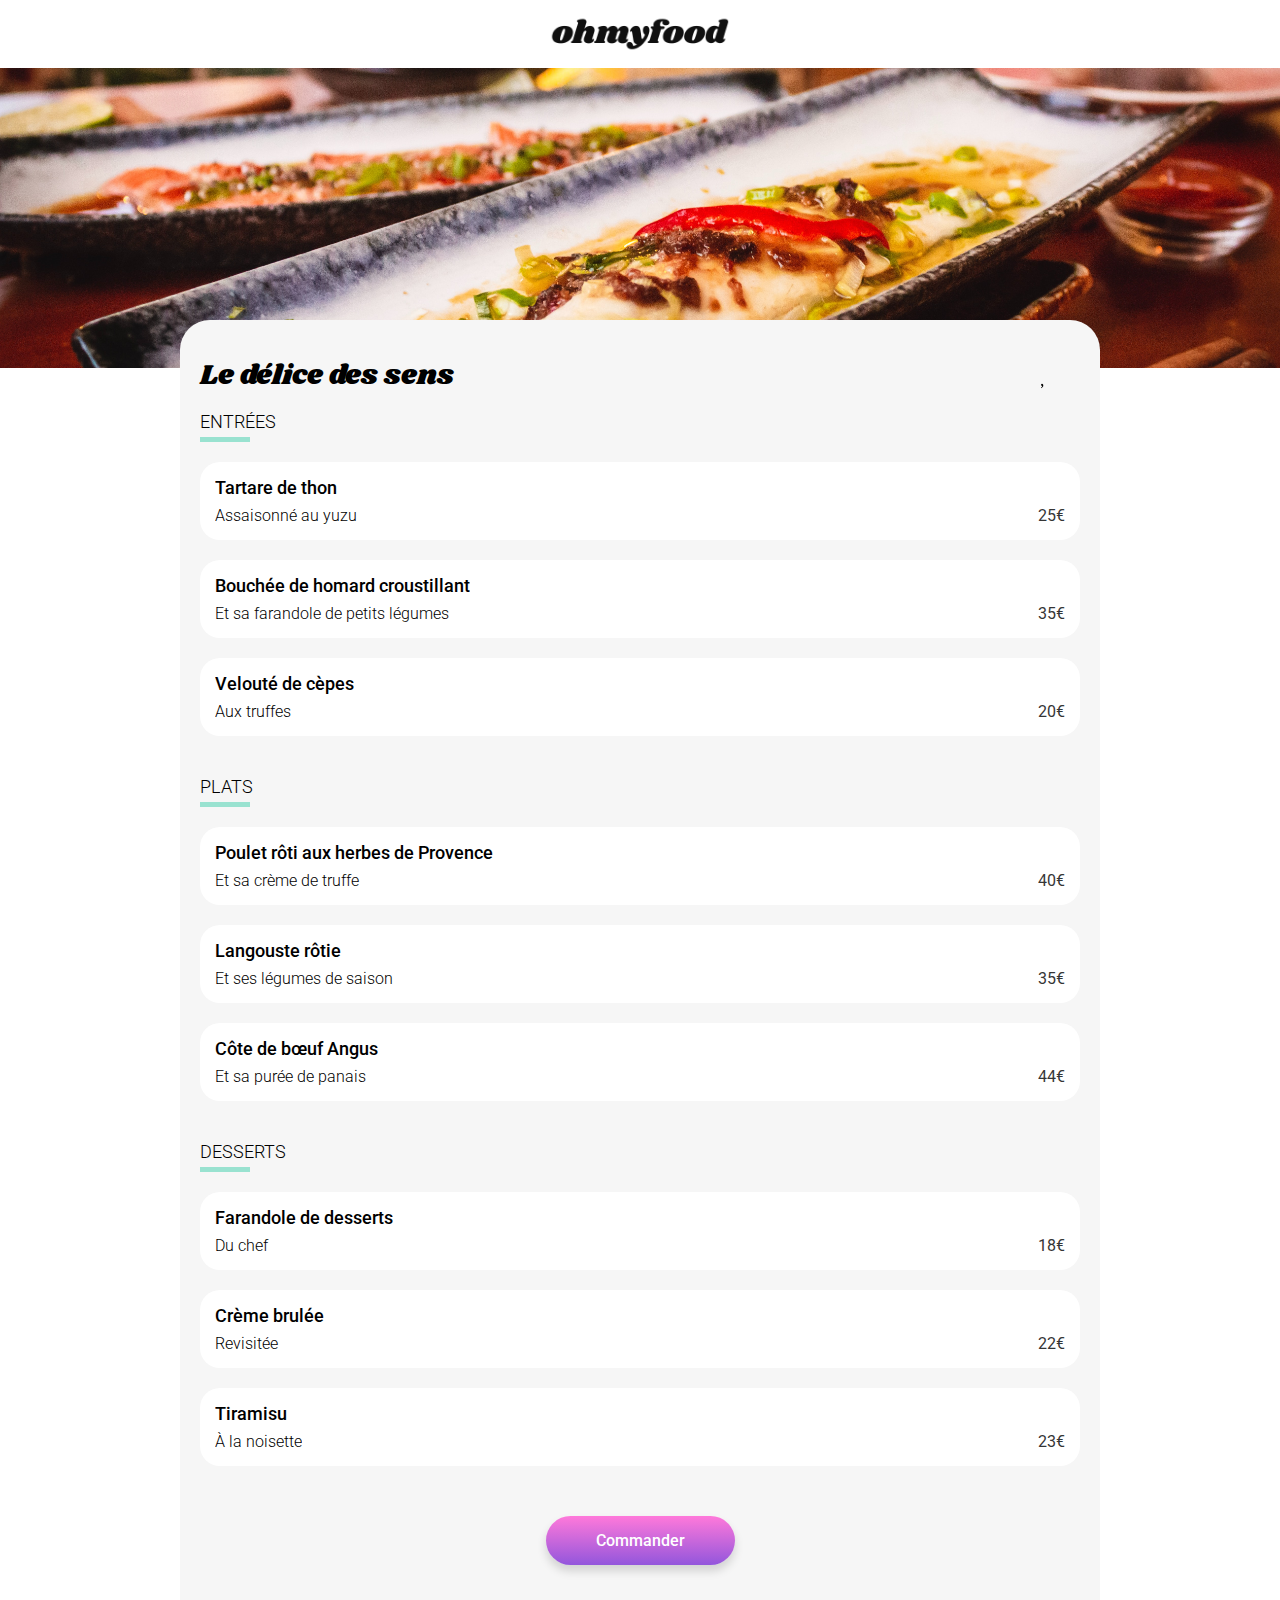
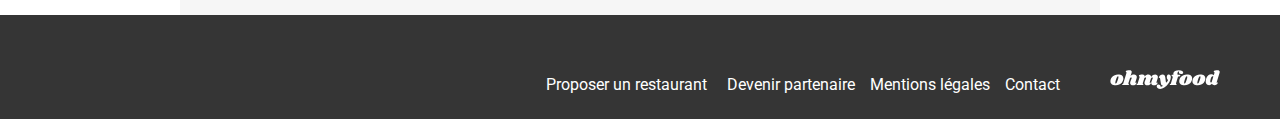
<file: pages/le_delice_des_sens.html>
<!DOCTYPE html>
<html lang="fr">
<head>
    <meta charset="UTF-8">
    <meta name="viewport" content="width=device-width, initial-scale=1.0">
    <link rel="stylesheet" href="../css/style.css">
    <link rel="stylesheet" href="https://cdnjs.cloudflare.com/ajax/libs/font-awesome/6.5.2/css/all.min.css" 
        integrity="sha512-SnH5WK+bZxgPHs44uWIX+LLJAJ9/2PkPKZ5QiAj6Ta86w+fsb2TkcmfRyVX3pBnMFcV7oQPJkl9QevSCWr3W6A==" 
        crossorigin="anonymous" referrerpolicy="no-referrer">
    <link rel="preconnect" href="https://fonts.googleapis.com">
    <link rel="preconnect" href="https://fonts.gstatic.com" crossorigin>
    <link href="https://fonts.googleapis.com/css2?family=Roboto:wght@300;500;700&family=Shrikhand&display=swap" rel="stylesheet">
    <title>OhMyFood - Le délice des sens</title>
</head>
<body class="restaurant-body">

    <header class="appbar">
        <img src="../images/logo/ohmyfood.png" alt="Logo ohmyfood" class="appbar__logo">
        <nav class="appbar__nav">
            <a href="../index.html">
                <i class="fa-solid fa-arrow-left"></i>
            </a>
        </nav>
    </header>
    
    <div class="img_restaurant">
        <img src="../images/restaurants/louis-hansel-shotsoflouis-qNBGVyOCY8Q-unsplash.jpg" alt="photo d'un plat">
    </div>

    <!--This div purpose is to set a relative/absolute position in order to have the page content in front of the image-->
    <div class="main-wrap"> 

        <!--Section containing all of the dishes cards and labels-->
        <section class="dishes">
            <h1 class="dishes__title">Le délice des sens</h1>
            <!--div for like heart-shaped button-->
            <div class="input-wrapper">
                <input type="checkbox" id="like_la_palette_du_gout" class="like-btn display-none">
                <label for="like_la_palette_du_gout" class="like-btn__icon"></label>
            </div>

            <!--"entrées" div-->
            <div class="dishes__category dishes__category--1">
                <div class="dishes__category--title">
                    <h2 class="light-weight">Entrées</h2>
                    <!--This div purpose is to add a green line below the title-->
                    <div class="title-accent title-accent--1"></div>
                </div>

                <!--dish's card-->
                <!--only inline elements (span) allowed as label's child, displayed as block in dishes_card.scss-->
                <div class="dishes__category--1--content dishes__category--1--content--1">
                    <input type="checkbox" id="entree--1" class="chkbox-dishes display-none">
                    <label for="entree--1" class="chkbox-dishes__card">
                        <span class="main">
                            <span class="main__content">
                                <span class="main__content--title medium-weight">Tartare de thon</span>
                                <span class="main__content--text light-weight">Assaisonné au yuzu</span>
                            </span>
                            <span class="main__price no-overflow dark-grey">
                                <span>25€</span>
                            </span>
                        </span>
                        <span class="checksign">
                            <span class="white-circle"></span>
                            <span class="checksign-icon fa-solid fa-check"></span>
                        </span>
                    </label>
                </div>

                <!--dish's card-->
                <div class="dishes__category--1--content dishes__category--1--content--2">
                    <input type="checkbox" id="entree--2" class="chkbox-dishes display-none">
                    <label for="entree--2" class="chkbox-dishes__card">
                        <span class="main">
                            <span class="main__content">
                                <span class="main__content--title medium-weight">Bouchée de homard croustillant</span>
                                <span class="main__content--text light-weight">Et sa farandole de petits légumes</span>
                            </span>
                            <span class="main__price no-overflow dark-grey">
                                <span>35€</span>
                            </span>
                        </span>
                        <span class="checksign">
                            <span class="white-circle"></span>
                            <span class="checksign-icon fa-solid fa-check"></span>
                        </span>
                    </label>
                </div>

                <!--dish's card-->
                <div class="dishes__category--1--content dishes__category--1--content--3">
                    <input type="checkbox" id="entree--3" class="chkbox-dishes display-none">
                    <label for="entree--3" class="chkbox-dishes__card">
                        <span class="main">
                            <span class="main__content">
                                <span class="main__content--title medium-weight">Velouté de cèpes</span>
                                <span class="main__content--text light-weight">Aux truffes</span>
                            </span>
                            <span class="main__price no-overflow dark-grey">
                                <span>20€</span>
                            </span>
                        </span>
                        <span class="checksign">
                            <span class="white-circle"></span>
                            <span class="checksign-icon fa-solid fa-check"></span>
                        </span>
                    </label>
                </div>
            </div>

            <!--"plats" div-->
            <div class="dishes__category dishes__category--2">
                <div class="dishes__category--title">
                    <h2 class="light-weight">Plats</h2>
                    <!--This div purpose is to add a green line below the title-->
                    <div class="title-accent title-accent--2"></div>
                </div>

                <!--dish's card-->
                <div class="dishes__category--2--content dishes__category--2--content--1">
                    <input type="checkbox" id="dish--1" class="chkbox-dishes display-none">
                    <label for="dish--1" class="chkbox-dishes__card">
                        <span class="main">
                            <span class="main__content">
                                <span class="main__content--title medium-weight">Poulet rôti aux herbes de Provence</span>
                                <span class="main__content--text light-weight">Et sa crème de truffe</span>
                            </span>
                            <span class="main__price no-overflow dark-grey">
                                <span>40€</span>
                            </span>
                        </span>
                        <span class="checksign">
                            <span class="white-circle"></span>
                            <span class="checksign-icon fa-solid fa-check"></span>
                        </span>
                    </label>
                </div>

                <!--dish's card-->
                <div class="dishes__category--2--content dishes__category--2--content--2">
                    <input type="checkbox" id="dish--2" class="chkbox-dishes display-none">
                    <label for="dish--2" class="chkbox-dishes__card">
                        <span class="main">
                            <span class="main__content">
                                <span class="main__content--title medium-weight">Langouste rôtie</span>
                                <span class="main__content--text light-weight">Et ses légumes de saison</span>
                            </span>
                            <span class="main__price no-overflow dark-grey">
                                <span>35€</span>
                            </span>
                        </span>
                        <span class="checksign">
                            <span class="white-circle"></span>
                            <span class="checksign-icon fa-solid fa-check"></span>
                        </span>
                    </label>
                </div>

                <!--dish's card-->
                <div class="dishes__category--2--content dishes__category--2--content--3">
                    <input type="checkbox" id="dish--3" class="chkbox-dishes display-none">
                    <label for="dish--3" class="chkbox-dishes__card">
                        <span class="main">
                            <span class="main__content">
                                <span class="main__content--title medium-weight">Côte de bœuf Angus</span>
                                <span class="main__content--text light-weight">Et sa purée de panais</span>
                            </span>
                            <span class="main__price no-overflow dark-grey">
                                <span>44€</span>
                            </span>
                        </span>
                        <span class="checksign">
                            <span class="white-circle"></span>
                            <span class="checksign-icon fa-solid fa-check"></span>
                        </span>
                    </label>
                </div>
            </div>

            <!--"desserts" div-->
            <div class="dishes__category dishes__category--3">
                <div class="dishes__category--title">
                    <h2 class="light-weight">Desserts</h2>
                    <!--This div purpose is to add a green line below the title-->
                    <div class="title-accent title-accent--3"></div>
                </div>

                <!--dish's card-->
                <div class="dishes__category--3--content dishes__category--3--content--1">
                    <input type="checkbox" id="dessert--1" class="chkbox-dishes display-none">
                    <label for="dessert--1" class="chkbox-dishes__card">
                        <span class="main">
                            <span class="main__content">
                                <span class="main__content--title medium-weight">Farandole de desserts</span>
                                <span class="main__content--text light-weight">Du chef</span>
                            </span>
                            <span class="main__price no-overflow dark-grey">
                                <span>18€</span>
                            </span>
                        </span>
                        <span class="checksign">
                            <span class="white-circle"></span>
                            <span class="checksign-icon fa-solid fa-check"></span>
                        </span>
                    </label>
                </div>

                <!--dish's card-->
                <div class="dishes__category--3--content dishes__category--3--content--2">
                    <input type="checkbox" id="dessert--2" class="chkbox-dishes display-none">
                    <label for="dessert--2" class="chkbox-dishes__card">
                        <span class="main">
                            <span class="main__content">
                                <span class="main__content--title medium-weight">Crème brulée</span>
                                <span class="main__content--text light-weight">Revisitée</span>
                            </span>
                            <span class="main__price no-overflow dark-grey">
                                <span>22€</span>
                            </span>
                        </span>
                        <span class="checksign">
                            <span class="white-circle"></span>
                            <span class="checksign-icon fa-solid fa-check"></span>
                        </span>
                    </label>
                </div>

                <!--dish's card-->
                <div class="dishes__category--3--content dishes__category--3--content--3">
                    <input type="checkbox" id="dessert--3" class="chkbox-dishes display-none">
                    <label for="dessert--3" class="chkbox-dishes__card">
                        <span class="main">
                            <span class="main__content">
                                <span class="main__content--title medium-weight">Tiramisu</span>
                                <span class="main__content--text light-weight">À la noisette</span>
                            </span>
                            <span class="main__price no-overflow dark-grey">
                                <span>23€</span>
                            </span>
                        </span>
                        <span class="checksign">
                            <span class="white-circle"></span>
                            <span class="checksign-icon fa-solid fa-check"></span>
                        </span>
                    </label>
                </div>
            </div>
            <div class="cta">
                <span class="cta__content">Commander</span>
            </div>
        </section>

        <footer class="appfooter">
            <img src="../images/logo/ohmyfood@2x.svg" class="appfooter__logo" alt="logo ohmyfood">
            <div class="flexbox-column-row">
                <div class="flexbox-column-row">
                    <a href="#" class="appfooter__link">
                        <div class="icon-container">
                            <i class="appfooter__link--icon fa-solid fa-utensils"></i>
                        </div>
                        <p>Proposer un restaurant</p>
                    </a>
                    <a href="#" class="appfooter__link">
                        <div class="icon-container">
                            <i class="appfooter__link--icon fa-solid fa-handshake-angle scale"></i>
                        </div>
                        <p>Devenir partenaire</p>
                    </a>
                </div>
                <div class="flexbox-column-row">
                    <a href="#" class="appfooter__link">
                        <p class="appfooter__link--content">Mentions légales</p>
                    </a>
                    <a href="mailto:ohmyfood@mail.com" class="appfooter__link">
                        <p class="appfooter__link--content">Contact</p>
                    </a>
                </div>
            </div>
        </footer>
    </div>
</body>
</html>
</file>
<file: css/style.css>
:root {
  font-size: 16px;
  scroll-behavior: smooth;
}

a {
  color: inherit;
  text-decoration: none;
}

body {
  margin: 0;
}

p, span {
  font-family: "Roboto", sans-serif;
  font-size: 1rem;
  padding: 0;
  margin: 0;
}

h1, h2, h3 {
  font-family: "Roboto", sans-serif;
  padding: 0;
  margin: 0;
}

.dark-grey {
  color: #353535;
}

.light-weight {
  font-weight: 300;
}

.medium-weight {
  font-weight: 500;
}

.flexbox-column-row {
  display: flex;
  flex-direction: column;
}

@media (min-width: 768px) {
  .flexbox-column-row {
    flex-direction: row;
  }
}
.icon-container {
  display: inline-block;
  text-align: left;
}

@media (max-width: 768px) {
  .icon-container {
    width: 25px;
  }
}
.display-none {
  display: none;
}

.hero {
  display: flex;
  flex-direction: column;
  justify-content: center;
  align-items: center;
  text-align: center;
  padding: 40px 25px 70px 25px;
  background-color: #f6f6f6;
}
.hero__title {
  margin: 0 auto;
  padding: 0 40px;
}
.hero__content {
  font-weight: 300;
  margin-top: 15px;
  margin-bottom: 30px;
}

.instructions {
  display: flex;
  flex-direction: column;
  padding: 40px 20px;
}
.instructions__title {
  margin-bottom: 30px;
}
.instructions__card {
  display: flex;
  flex-direction: row;
  align-items: center;
  margin-left: 10px;
  margin-bottom: 25px;
  padding: 25px;
  background-color: #f6f6f6;
  border-radius: 20px;
  position: relative;
  box-shadow: 5px 6px 10px rgba(0, 0, 0, 0.13);
}
.instructions__card--order {
  position: absolute;
  font-size: 0.813rem;
  top: auto;
  left: -12px;
  padding: 5px 9px;
  background-color: #9356dc;
  border-radius: 50%;
  color: white;
}
.instructions__card--icon {
  font-size: 1.2rem;
  margin-left: 15px;
  color: #7e7e7e;
}
.instructions__card .purple-icon {
  color: #9356dc;
}
.instructions__card--text {
  margin-left: 30px;
}

.restaurant {
  background-color: #f6f6f6;
  padding: 50px 20px;
  display: flex;
  flex-direction: column;
}
.restaurant__title {
  margin: 20px 0;
}
.restaurant .flexbox-column-row {
  gap: 20px;
}

.card {
  position: relative;
}
.card .new {
  position: absolute;
  top: 15px;
  right: 15px;
}

.card-wrapper {
  position: relative;
}
.card-wrapper .input-wrapper {
  position: absolute;
  bottom: 50px;
  right: 50px;
}

@media (min-width: 1024px) {
  .hero__title {
    font-size: 2.5rem;
  }
  .instructions {
    padding: 40px 180px;
  }
  .instructions__card {
    width: 25%;
  }
  .instructions .flexbox-column-row {
    justify-content: space-between;
  }
  .restaurant {
    padding: 40px 180px;
  }
  .restaurant .flexbox-column-row {
    flex-wrap: wrap;
    justify-content: space-between;
    gap: 40px;
  }
  .restaurant .card-wrapper {
    width: 45%;
  }
}
@media (min-width: 768px) and (max-width: 1024px) {
  .hero__title {
    font-size: 2.5rem;
  }
  .instructions {
    padding: 40px 60px;
  }
  .instructions__card {
    width: 25%;
  }
  .instructions .flexbox-column-row {
    justify-content: space-between;
  }
  .restaurant {
    padding: 40px 60px;
  }
  .restaurant .flexbox-column-row {
    flex-wrap: wrap;
    justify-content: space-between;
    gap: 40px;
  }
  .restaurant .card-wrapper {
    width: 45%;
  }
}
.cta {
  background: linear-gradient(to top, #9356dc, #ff79da);
  border-radius: 40px;
  box-shadow: 0px 6px 10px rgba(0, 0, 0, 0.15);
  padding: 15px;
  font-size: 1rem;
  color: white;
  font-family: "Roboto", sans-serif;
  font-weight: 500;
  opacity: 1;
  transition: box-shadow 200ms ease, opacity 200ms ease;
}

.cta:hover {
  box-shadow: 0px 6px 10px rgba(0, 0, 0, 0.3);
  opacity: 0.8;
}

.card {
  display: flex;
  flex-direction: column;
  background-color: white;
  border-radius: 20px;
  font-family: "Roboto", sans-serif;
  font-size: 1rem;
}
.card__img {
  object-fit: cover;
  border-top-left-radius: 20px;
  border-top-right-radius: 20px;
  height: 200px;
}
.card__content {
  display: flex;
  flex-direction: row;
  justify-content: space-between;
  padding: 15px;
}
.card__content--title {
  font-weight: 500;
  margin-bottom: 10px;
}
.card__content--text {
  font-weight: 300;
}

.like-btn + .like-btn__icon {
  position: relative;
  display: inline-block;
}

.like-btn + .like-btn__icon::before {
  font-family: "Font Awesome 6 Free";
  content: "\f004";
  font-size: 23px;
  transform: scale(0.9, 1.05);
  position: absolute;
  top: -1px;
  left: 0;
  opacity: 1;
  transition: opacity 200ms ease;
}

.like-btn + .like-btn__icon::after {
  font-family: "Font Awesome 6 Free";
  content: "\f004";
  font-size: 23px;
  transform: scale(0.9, 1.05);
  font-weight: 900;
  background: linear-gradient(to bottom, #9356dc, #ff79da);
  background-clip: text;
  color: transparent;
  position: absolute;
  top: -2px;
  left: 0;
  opacity: 0;
  transition: opacity 200ms ease;
}
@supports (-moz-appearance: none) {
  .like-btn + .like-btn__icon::after {
    top: 0;
    left: 0;
  }
}

.like-btn:checked + .like-btn__icon::after {
  opacity: 1;
}

.like-btn:checked + .like-btn__icon::before {
  opacity: 0;
}

.new {
  background-color: #99e2d0;
  border-radius: 3px;
  padding: 7px 13px;
  color: #008766;
  font-size: 0.875rem;
}

.icon-container {
  font-size: 0.875rem;
}

.appfooter {
  display: flex;
  flex-direction: column;
  color: white;
  background-color: #353535;
  padding: 20px;
}
.appfooter__logo {
  width: 110px;
  height: 19px;
  filter: invert(100%) sepia(0%) saturate(7485%) hue-rotate(211deg) brightness(111%) contrast(105%);
  margin: 10px 0;
}
.appfooter__link {
  display: flex;
  flex-direction: row;
  text-align: right;
  gap: 5px;
  padding: 5px 0;
}
.appfooter__link--icon {
  vertical-align: text-bottom;
}

@media (min-width: 1024px) {
  .appfooter {
    flex-direction: row-reverse;
    gap: 50px;
    padding-top: 45px;
    padding-right: 60px;
    align-items: flex-end;
  }
  .flexbox-column-row {
    gap: 15px;
  }
}
@media (min-width: 768px) and (max-width: 1024px) {
  .appfooter {
    flex-direction: row-reverse;
    gap: 35px;
    padding-top: 45px;
    padding-right: 60px;
    align-items: flex-end;
  }
  .flexbox-column-row {
    gap: 10px;
  }
}
.appbar {
  position: relative;
  display: flex;
  flex-direction: column;
  justify-content: center;
  align-items: center;
  color: #353535;
}
.appbar__logo {
  transform: scale(0.45);
}
.appbar__nav {
  display: flex;
  position: absolute;
  top: 21px;
  right: 0px;
  bottom: 0px;
  left: 20px;
  font-size: 1.5rem;
}
.appbar__location {
  display: flex;
  flex-direction: row;
  justify-content: center;
  background-color: #eaeaea;
  width: 100%;
  text-align: center;
  padding: 12px;
}
.appbar__location--icon {
  margin-right: 10px;
}

.appbar-home .appbar__nav {
  display: none;
}

.restaurant-body {
  position: relative;
}

.img_restaurant {
  display: flex;
  height: 300px;
  width: 100%;
  position: absolute;
}
.img_restaurant img {
  width: 100%;
  object-fit: cover;
  object-position: 50% 60%;
}

.main-wrap {
  position: absolute;
  width: 100%;
  top: 320px;
}
.main-wrap .input-wrapper {
  position: absolute;
  top: 30px;
  right: 60px;
}

.dishes {
  display: flex;
  flex-direction: column;
  background-color: #f6f6f6;
  border-radius: 30px 30px 0 0;
  padding: 20px;
  overflow: hidden;
}
.dishes__title {
  font-family: "Shrikhand", sans-serif;
  font-size: 1.75rem;
  font-weight: 400;
  padding: 15px 0;
  margin-right: 50px;
}
.dishes__category {
  margin-bottom: 40px;
  animation: animation-content 800ms ease-in-out both;
}
.dishes__category h2 {
  font-size: 1.125rem;
}
.dishes__category span {
  display: block;
  overflow: hidden;
  white-space: nowrap;
  text-overflow: ellipsis;
}
.dishes__category .no-overflow {
  overflow: visible;
}
.dishes__category--title {
  margin-bottom: 10px;
  text-transform: uppercase;
}
.dishes__category .title-accent {
  width: 50px;
  height: 5px;
  background-color: #99e2d0;
  margin-top: 5px;
  transform-origin: left;
  animation: animation-accent 1000ms cubic-bezier(0, 0, 0.11, 0.73) both;
}
.dishes__category .title-accent--1 {
  animation-delay: 1000ms;
}
.dishes__category .title-accent--2 {
  animation-delay: 3150ms;
}
.dishes__category .title-accent--3 {
  animation-delay: 5300ms;
}
.dishes__category--1 {
  animation-delay: 0ms;
}
.dishes__category--1--content {
  transform-origin: center;
  animation: animation-card 1000ms cubic-bezier(0.27, 0.04, 0.02, 1.29) both;
}
.dishes__category--1--content--1 {
  animation-delay: 800ms;
}
.dishes__category--1--content--2 {
  animation-delay: 1050ms;
}
.dishes__category--1--content--3 {
  animation-delay: 1300ms;
}
.dishes__category--1--content--4 {
  animation-delay: 1550ms;
}
.dishes__category--2 {
  animation-delay: 2150ms;
}
.dishes__category--2--content {
  transform-origin: center;
  animation: animation-card 1000ms cubic-bezier(0.27, 0.04, 0.02, 1.29) both;
}
.dishes__category--2--content--1 {
  animation-delay: 2950ms;
}
.dishes__category--2--content--2 {
  animation-delay: 3200ms;
}
.dishes__category--2--content--3 {
  animation-delay: 3450ms;
}
.dishes__category--2--content--4 {
  animation-delay: 3700ms;
}
.dishes__category--3 {
  animation-delay: 4300ms;
}
.dishes__category--3--content {
  transform-origin: center;
  animation: animation-card 1000ms cubic-bezier(0.27, 0.04, 0.02, 1.29) both;
}
.dishes__category--3--content--1 {
  animation-delay: 5100ms;
}
.dishes__category--3--content--2 {
  animation-delay: 5350ms;
}
.dishes__category--3--content--3 {
  animation-delay: 5600ms;
}
.dishes__category--3--content--4 {
  animation-delay: 5850ms;
}
.dishes .cta {
  text-align: center;
  margin: 10px auto 30px;
  padding: 15px 50px;
}

@keyframes animation-content {
  0% {
    transform: translate(-110%);
  }
}
@keyframes animation-accent {
  0% {
    transform: scaleX(0);
  }
}
@keyframes animation-card {
  0% {
    transform: scaleX(0);
  }
}
@media (min-width: 1024px) {
  .dishes {
    margin: 0 180px;
  }
  .main-wrap .input-wrapper {
    right: 240px;
  }
}
@media (min-width: 768px) and (max-width: 1024px) {
  .dishes {
    margin: 0 60px;
  }
  .main-wrap .input-wrapper {
    right: 120px;
  }
}
.chkbox-dishes__card {
  display: flex;
  position: relative;
  width: 100%;
  background-color: white;
  border-radius: 20px;
  overflow: hidden;
  white-space: nowrap;
  cursor: pointer;
  margin-top: 20px;
}
.chkbox-dishes__card .main {
  display: flex;
  flex-direction: row;
  justify-content: space-between;
  align-items: end;
  box-sizing: border-box;
  padding: 15px;
  gap: 10px;
  width: 100%;
}
.chkbox-dishes__card .main__content {
  overflow: hidden;
}
.chkbox-dishes__card .main__content--title {
  font-size: 1.125rem;
  margin-bottom: 8px;
}
.chkbox-dishes__card .main__price {
  margin-right: 0;
  transition: margin-right 200ms ease;
}
.chkbox-dishes__card .checksign {
  position: absolute;
  display: flex;
  justify-content: center;
  align-items: center;
  width: 90px;
  height: 100%;
  background-color: #99e2d0;
  right: 0;
  margin-right: -90px;
  transition: margin-right 200ms ease;
}
.chkbox-dishes__card .checksign .white-circle {
  position: absolute;
  background-color: white;
  border-radius: 50%;
  width: 30px;
  height: 30px;
}
.chkbox-dishes__card .checksign .checksign-icon {
  position: absolute;
  color: #99e2d0;
}

.chkbox-dishes:checked + .chkbox-dishes__card .checksign {
  margin-right: 0;
}

.chkbox-dishes:checked + .chkbox-dishes__card .main__price {
  margin-right: 90px;
}

.loader {
  position: fixed;
  width: 100%;
  height: 100%;
  top: 0;
  left: 0;
  display: flex;
  flex-direction: column;
  justify-content: center;
  align-items: center;
  background-color: white;
  z-index: 1;
  animation: loader 0ms 3s both;
}

.pan-wrapper {
  position: relative;
  width: 50%;
  height: 30%;
  animation: pan 1500ms ease-in-out infinite both;
}
.pan-wrapper .pan {
  position: absolute;
  width: 70px;
  height: 17px;
  border-radius: 0 0 10px 10px;
  background-color: #353535;
  top: 50%;
  left: 48%;
}
.pan-wrapper .handle {
  position: absolute;
  top: calc(50% - 10px);
  left: calc(48% - 60px);
  width: 60px;
  height: 20px;
  border-top: 5px solid #353535;
  border-left: 5px solid transparent;
  border-right: 5px solid transparent;
  border-radius: 100%;
  transform: rotate(10deg);
}

.food1 {
  position: absolute;
  width: 10px;
  height: 10px;
  background-color: #9356dc;
  top: 0;
  left: 45%;
  z-index: -1;
  animation: food1 1500ms 50ms infinite both;
}

.food2 {
  position: absolute;
  width: 8px;
  height: 8px;
  background-color: #ff79da;
  top: 10%;
  left: 20%;
  z-index: -1;
  animation: food2 1500ms infinite both;
}

.food3 {
  position: absolute;
  width: 13px;
  height: 13px;
  background-color: #99e2d0;
  top: 0;
  left: 65%;
  z-index: -1;
  animation: food3 1500ms 10ms infinite both;
}

@keyframes loader {
  from {
    transform: translateX(0);
  }
  to {
    transform: translateX(110%);
  }
}
@keyframes food1 {
  0%, 30% {
    transform: translateY(0) rotate(0);
    animation-timing-function: cubic-bezier(0.33, 1, 0.68, 1);
  }
  55% {
    transform: translateY(-45px) rotate(-220deg);
    animation-timing-function: cubic-bezier(0.32, 0, 0.67, 0);
  }
  75%, 100% {
    transform: translateY(0) rotate(-360deg);
  }
}
@keyframes food2 {
  0%, 30% {
    transform: translateY(0) rotate(0);
    animation-timing-function: cubic-bezier(0.33, 1, 0.68, 1);
  }
  60% {
    transform: translateY(-60px) rotate(-220deg);
    animation-timing-function: cubic-bezier(0.64, 0, 0.78, 0);
  }
  80%, 100% {
    transform: translateY(0) rotate(-360deg);
  }
}
@keyframes food3 {
  0%, 30% {
    transform: translateY(0) rotate(0);
    animation-timing-function: cubic-bezier(0.33, 1, 0.68, 1);
  }
  50% {
    transform: translateY(-51px) rotate(-220deg);
    animation-timing-function: cubic-bezier(0.64, 0, 0.78, 0);
  }
  70%, 100% {
    transform: translateY(0) rotate(-360deg);
  }
}
@keyframes pan {
  0% {
    transform: rotate(0);
  }
  10% {
    transform: translateX(20px) rotate(20deg);
  }
  30% {
    transform: translateX(20px) translateY(-10px) rotate(-20deg);
  }
  100% {
    transform: rotate(0deg);
  }
}

/*# sourceMappingURL=style.css.map */
</file>
